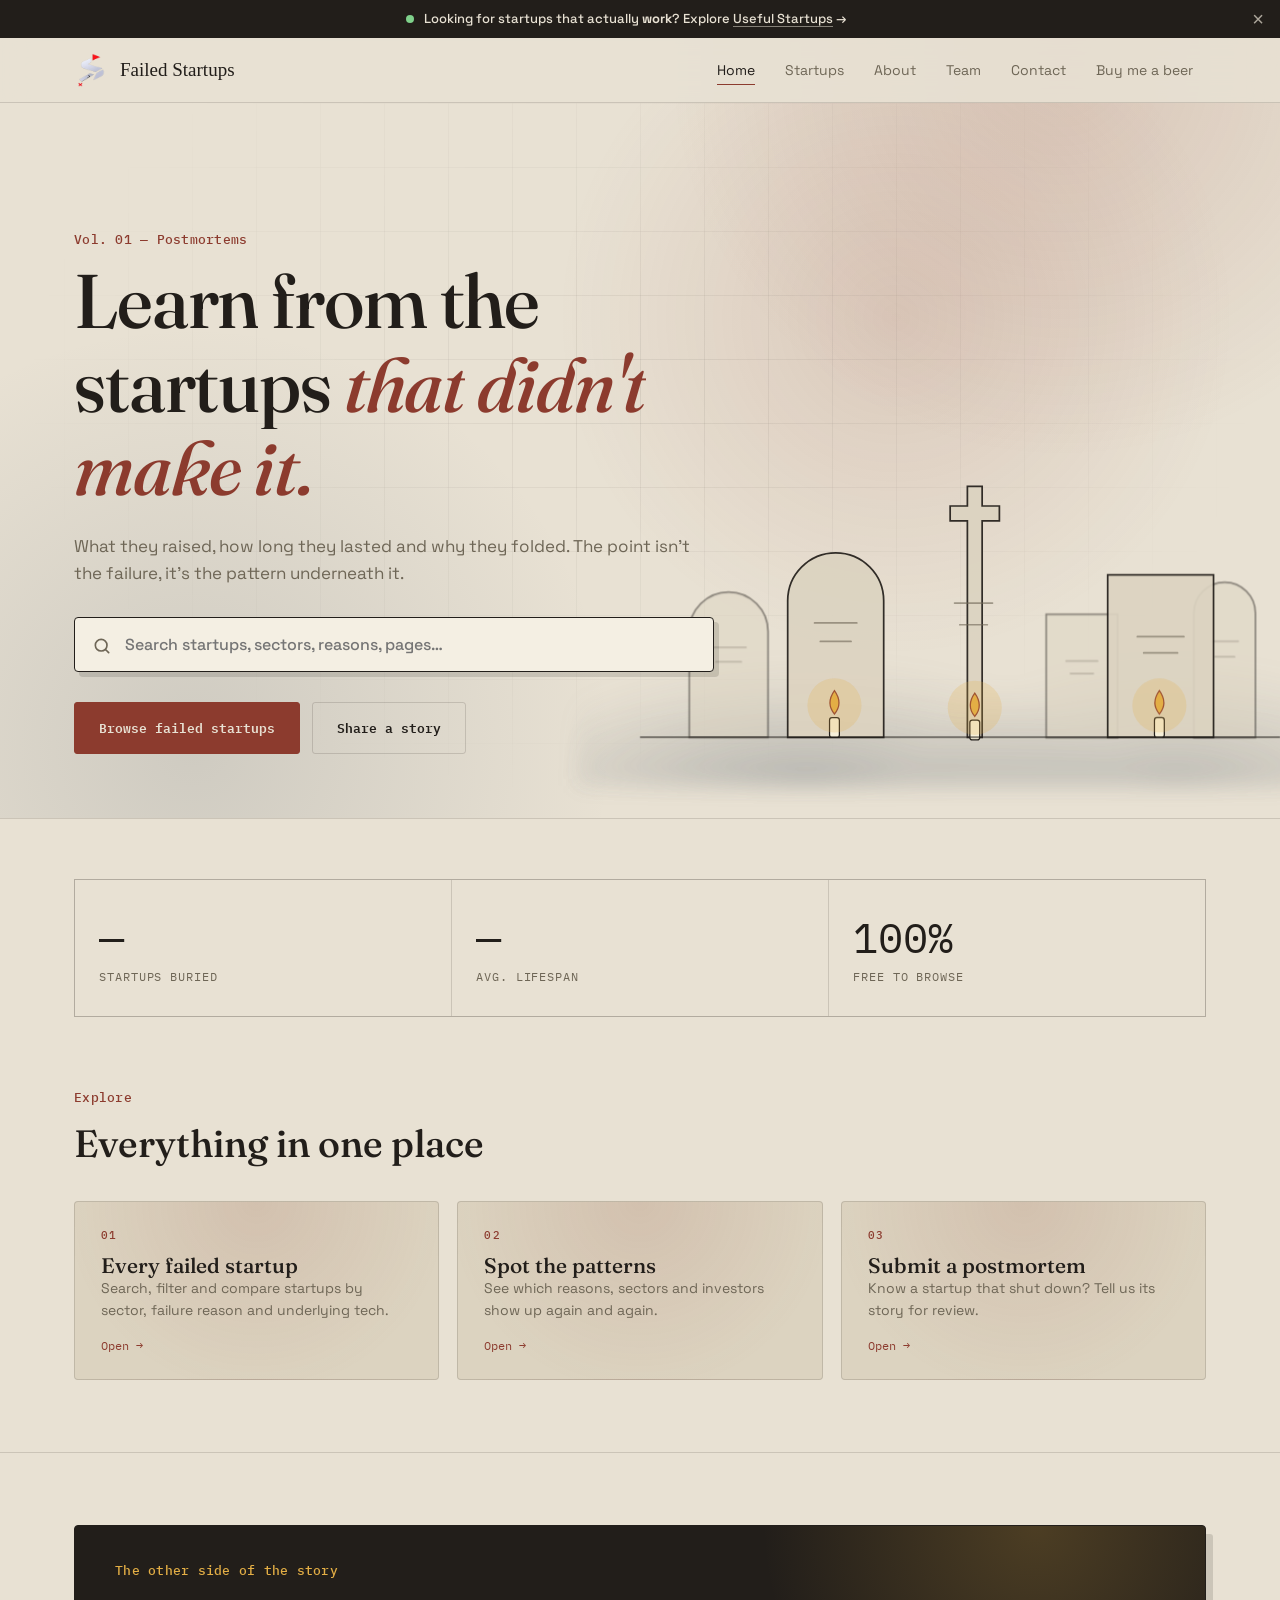
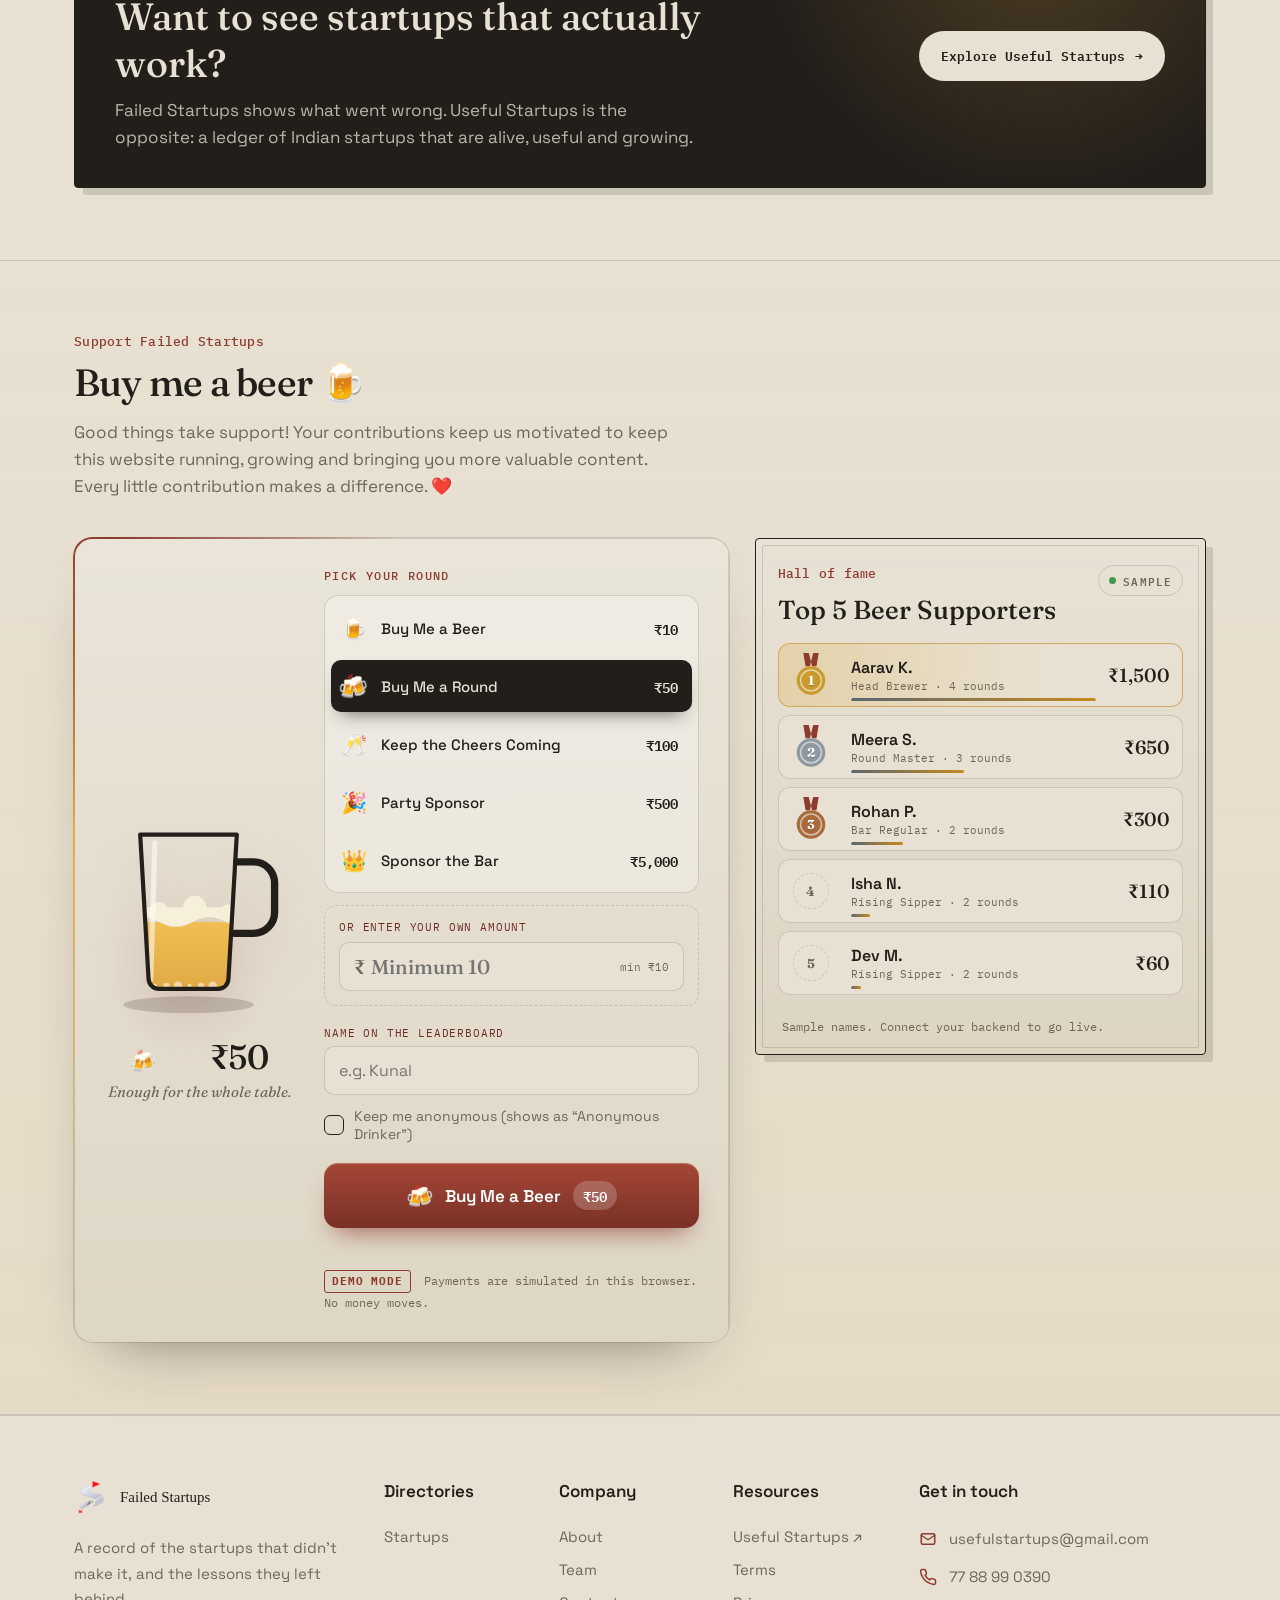
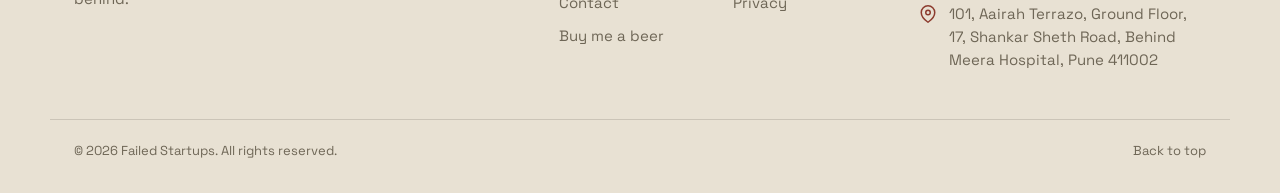
<file: index.html>
<!DOCTYPE html>
<html lang="en">
<head>
<meta charset="UTF-8">
<meta name="viewport" content="width=device-width, initial-scale=1.0">
<title>Failed Startups</title>
<script src="assets/js/preloader.js"></script>
<link rel="stylesheet" href="assets/css/site.css?v=7">
<style>/* critical nav styles: keep the header the right size even before assets/css/site.css arrives */
@view-transition{navigation:none}
.ul-nav{position:sticky;top:0;z-index:200;view-transition-name:none!important}
.ul-nav-in{display:flex;align-items:center;gap:28px;max-width:1180px;margin:0 auto;padding:0 24px;height:64px!important;max-height:64px}
.ul-brand{display:flex;align-items:center;gap:12px;text-decoration:none;color:#221E1A;font:500 19px Georgia,serif}
.ul-mark{display:block;width:34px;height:34px;flex:none}.ul-mark img{display:block;width:34px;height:34px;object-fit:contain}
.ul-links{display:flex;gap:4px;margin-left:auto}.ul-links a{color:#6E6656;text-decoration:none;font-size:14px;padding:8px 13px}
.ul-burger{display:none}.ul-foot-in img,.ul-foot .ul-mark img{width:34px;height:34px}</style>
<script src="assets/js/site.js" defer></script>
</head>
<body data-page="home">
<main id="ul-root"></main>
</body>
</html>
</file>
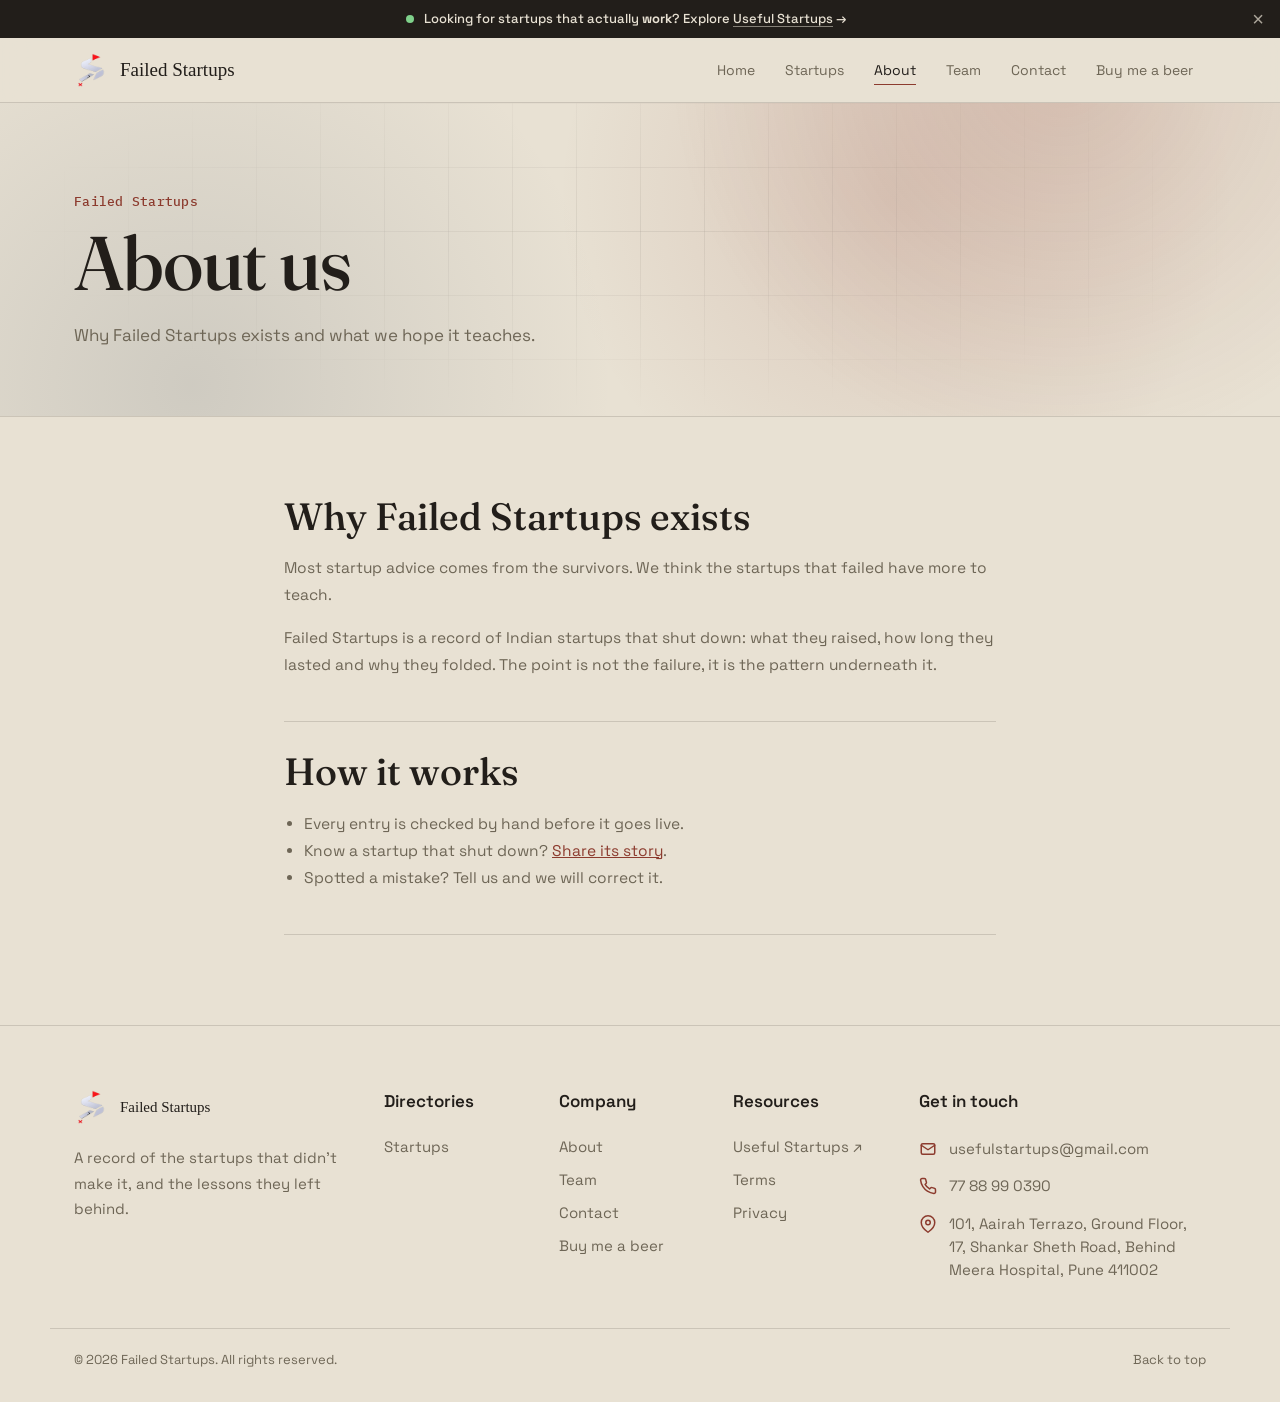
<file: about.html>
<!DOCTYPE html>
<html lang="en">
<head>
<meta charset="UTF-8">
<meta name="viewport" content="width=device-width, initial-scale=1.0">
<title>About</title>
<script src="assets/js/preloader.js"></script>
<link rel="stylesheet" href="assets/css/site.css?v=7">
<style>/* critical nav styles: keep the header the right size even before assets/css/site.css arrives */
@view-transition{navigation:none}
.ul-nav{position:sticky;top:0;z-index:200;view-transition-name:none!important}
.ul-nav-in{display:flex;align-items:center;gap:28px;max-width:1180px;margin:0 auto;padding:0 24px;height:64px!important;max-height:64px}
.ul-brand{display:flex;align-items:center;gap:12px;text-decoration:none;color:#221E1A;font:500 19px Georgia,serif}
.ul-mark{display:block;width:34px;height:34px;flex:none}.ul-mark img{display:block;width:34px;height:34px;object-fit:contain}
.ul-links{display:flex;gap:4px;margin-left:auto}.ul-links a{color:#6E6656;text-decoration:none;font-size:14px;padding:8px 13px}
.ul-burger{display:none}.ul-foot-in img,.ul-foot .ul-mark img{width:34px;height:34px}</style>
<script src="assets/js/site.js" defer></script>
</head>
<body data-page="about">
<main id="ul-root"></main>
</body>
</html>
</file>
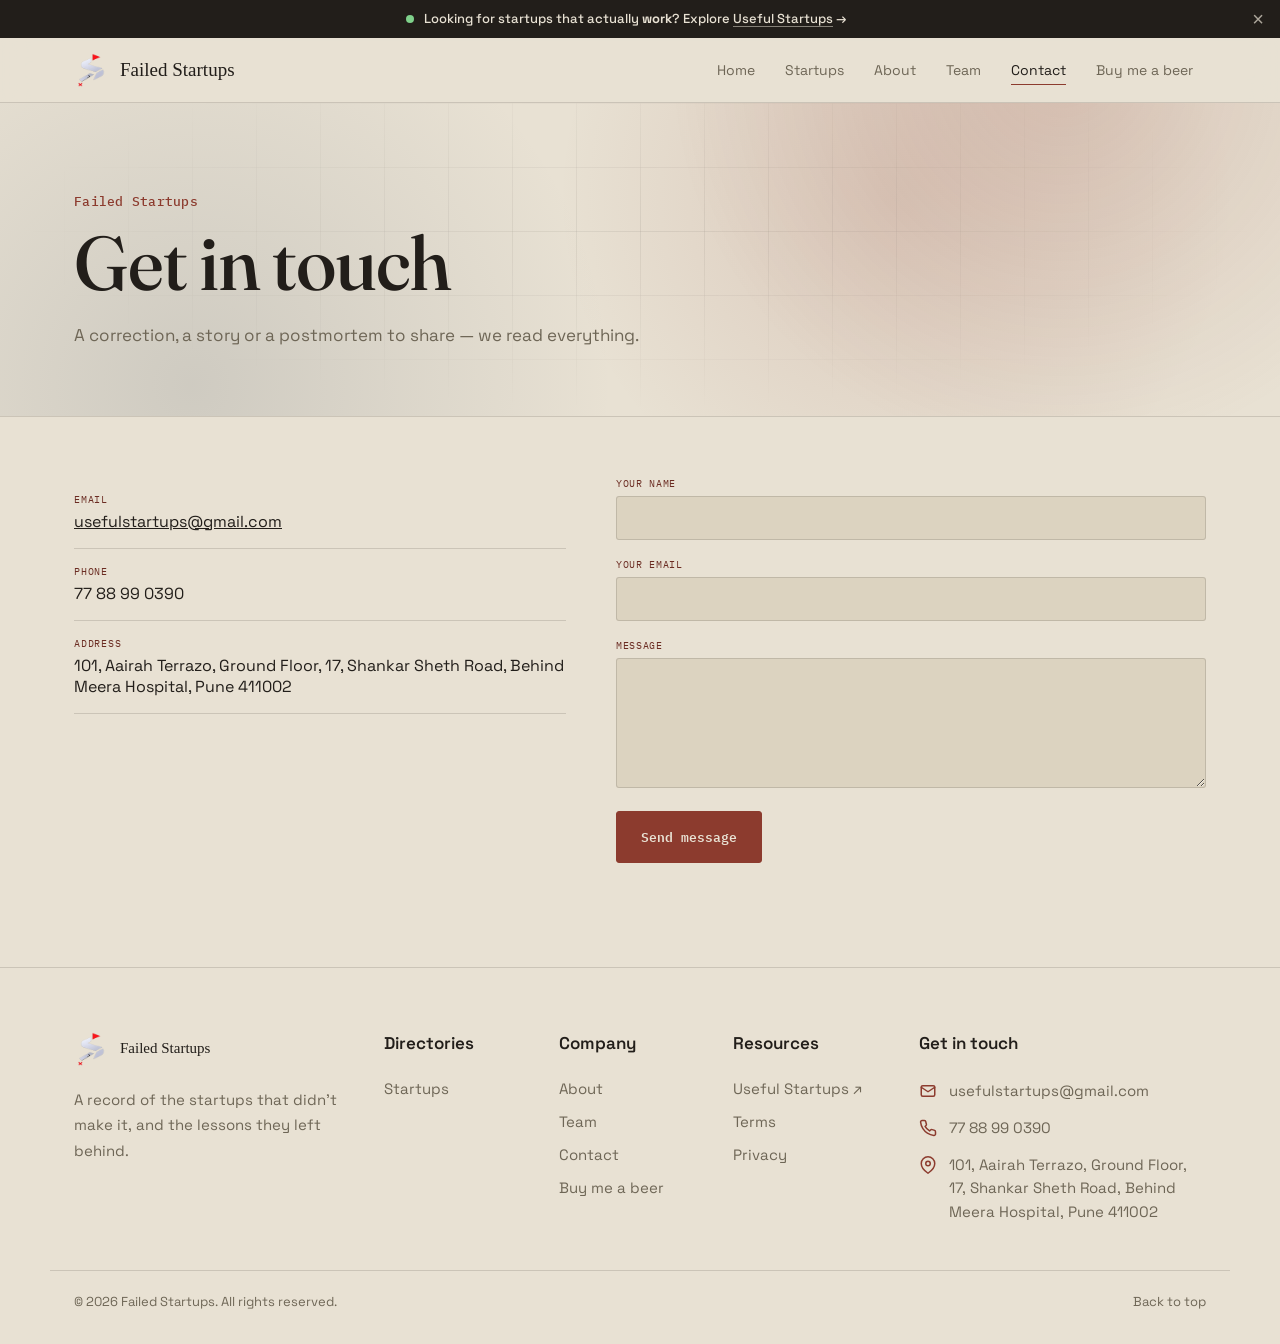
<file: contact.html>
<!DOCTYPE html>
<html lang="en">
<head>
<meta charset="UTF-8">
<meta name="viewport" content="width=device-width, initial-scale=1.0">
<title>Contact</title>
<script src="assets/js/preloader.js"></script>
<link rel="stylesheet" href="assets/css/site.css?v=7">
<style>/* critical nav styles: keep the header the right size even before assets/css/site.css arrives */
@view-transition{navigation:none}
.ul-nav{position:sticky;top:0;z-index:200;view-transition-name:none!important}
.ul-nav-in{display:flex;align-items:center;gap:28px;max-width:1180px;margin:0 auto;padding:0 24px;height:64px!important;max-height:64px}
.ul-brand{display:flex;align-items:center;gap:12px;text-decoration:none;color:#221E1A;font:500 19px Georgia,serif}
.ul-mark{display:block;width:34px;height:34px;flex:none}.ul-mark img{display:block;width:34px;height:34px;object-fit:contain}
.ul-links{display:flex;gap:4px;margin-left:auto}.ul-links a{color:#6E6656;text-decoration:none;font-size:14px;padding:8px 13px}
.ul-burger{display:none}.ul-foot-in img,.ul-foot .ul-mark img{width:34px;height:34px}</style>
<script src="assets/js/site.js" defer></script>
</head>
<body data-page="contact">
<main id="ul-root"></main>
</body>
</html>
</file>
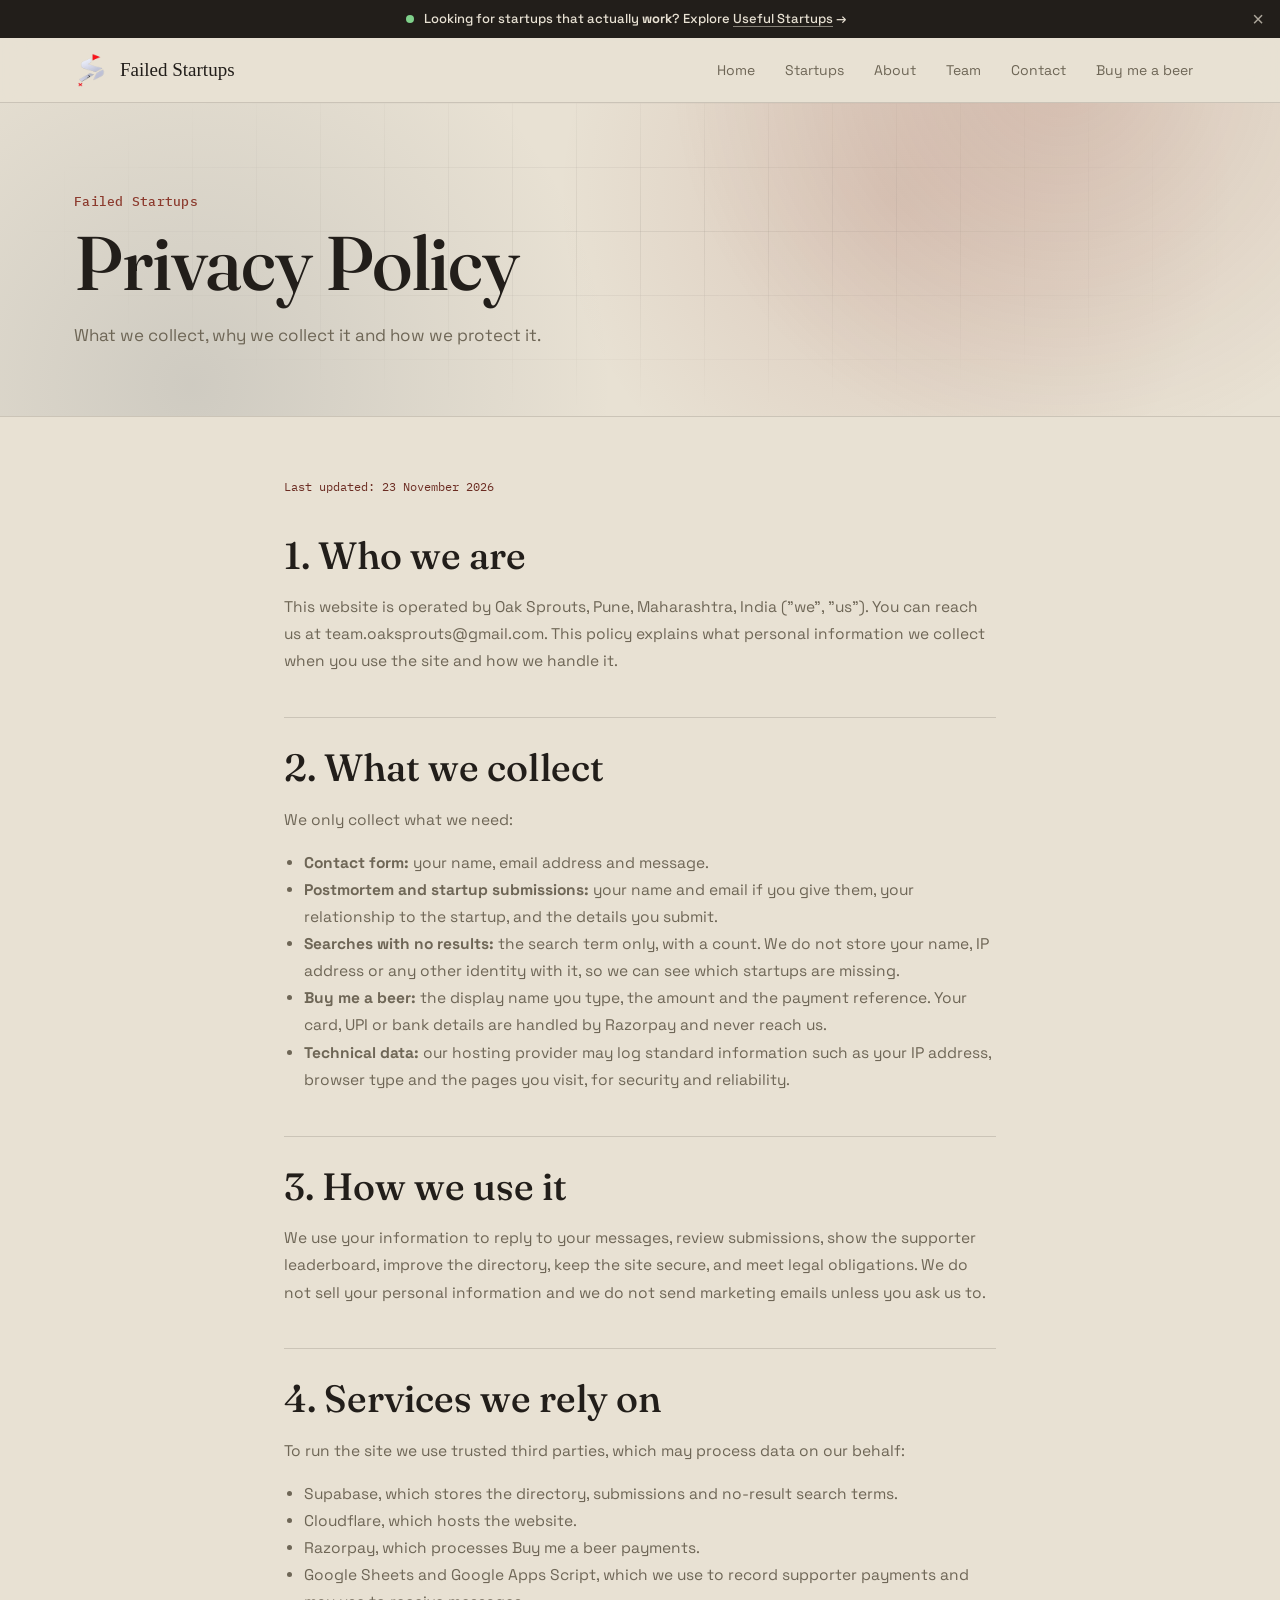
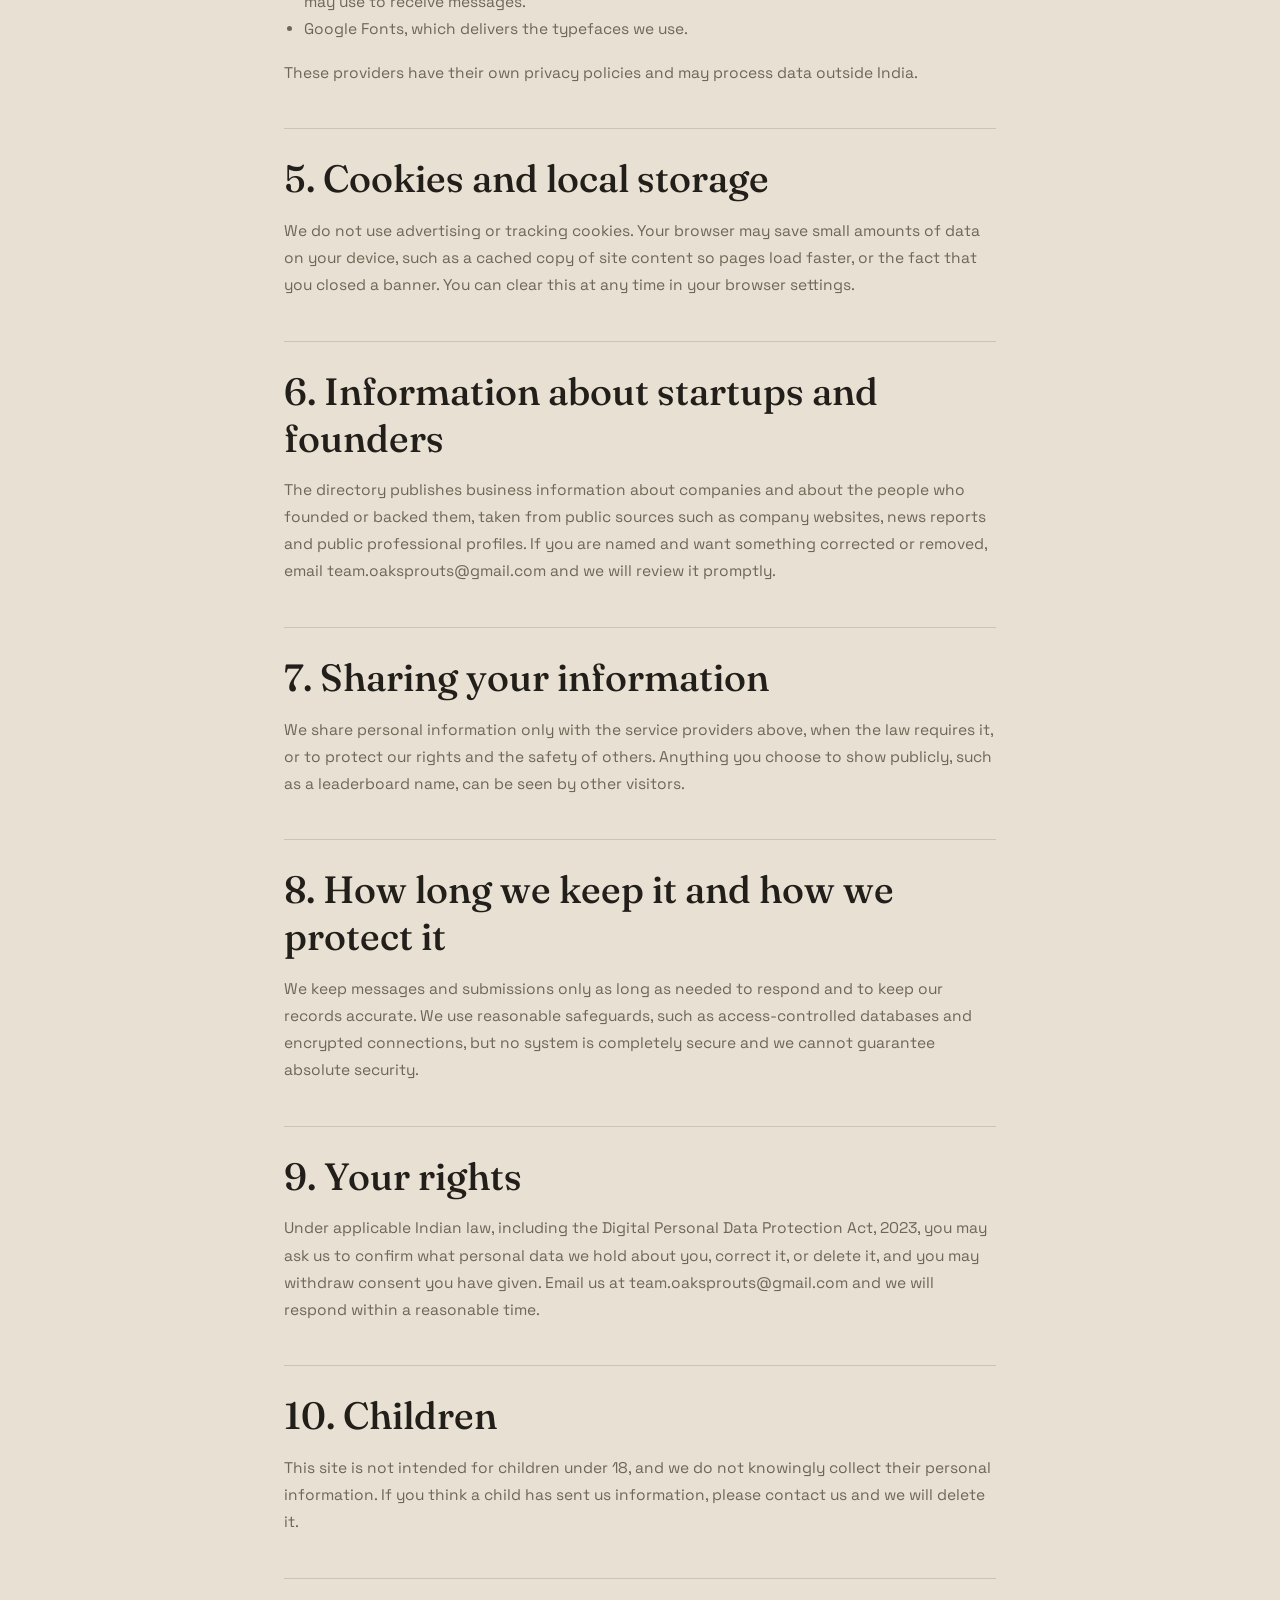
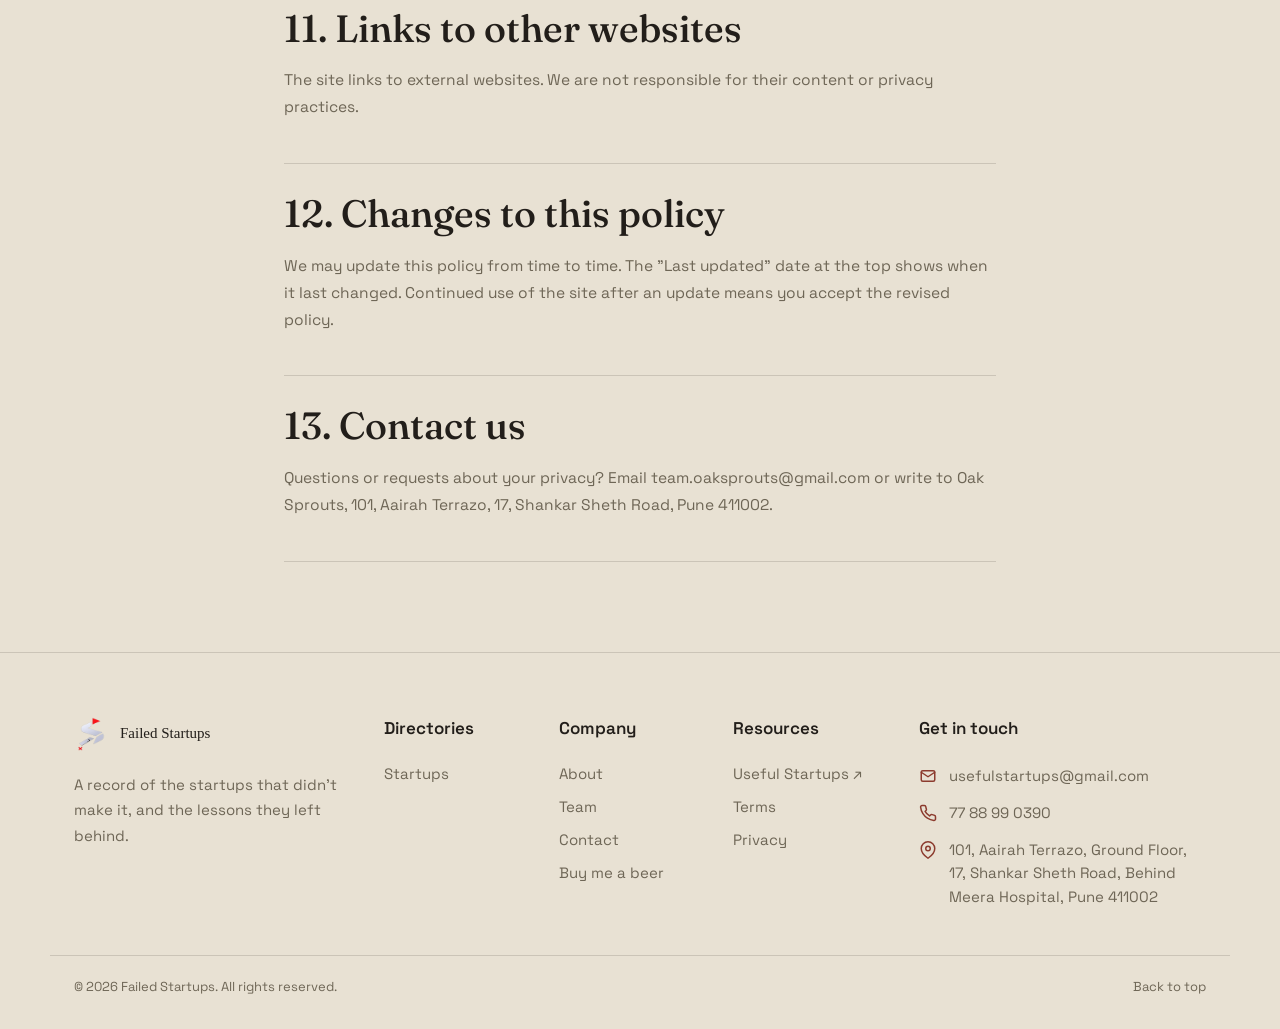
<file: privacy.html>
<!DOCTYPE html>
<html lang="en">
<head>
<meta charset="UTF-8">
<meta name="viewport" content="width=device-width, initial-scale=1.0">
<title>Privacy Policy</title>
<script src="assets/js/preloader.js"></script>
<link rel="stylesheet" href="assets/css/site.css?v=7">
<style>/* critical nav styles: keep the header the right size even before assets/css/site.css arrives */
@view-transition{navigation:none}
.ul-nav{position:sticky;top:0;z-index:200;view-transition-name:none!important}
.ul-nav-in{display:flex;align-items:center;gap:28px;max-width:1180px;margin:0 auto;padding:0 24px;height:64px!important;max-height:64px}
.ul-brand{display:flex;align-items:center;gap:12px;text-decoration:none;color:#221E1A;font:500 19px Georgia,serif}
.ul-mark{display:block;width:34px;height:34px;flex:none}.ul-mark img{display:block;width:34px;height:34px;object-fit:contain}
.ul-links{display:flex;gap:4px;margin-left:auto}.ul-links a{color:#6E6656;text-decoration:none;font-size:14px;padding:8px 13px}
.ul-burger{display:none}.ul-foot-in img,.ul-foot .ul-mark img{width:34px;height:34px}</style>
<script src="assets/js/site.js" defer></script>
</head>
<body data-page="privacy">
<main id="ul-root"></main>
</body>
</html>
</file>
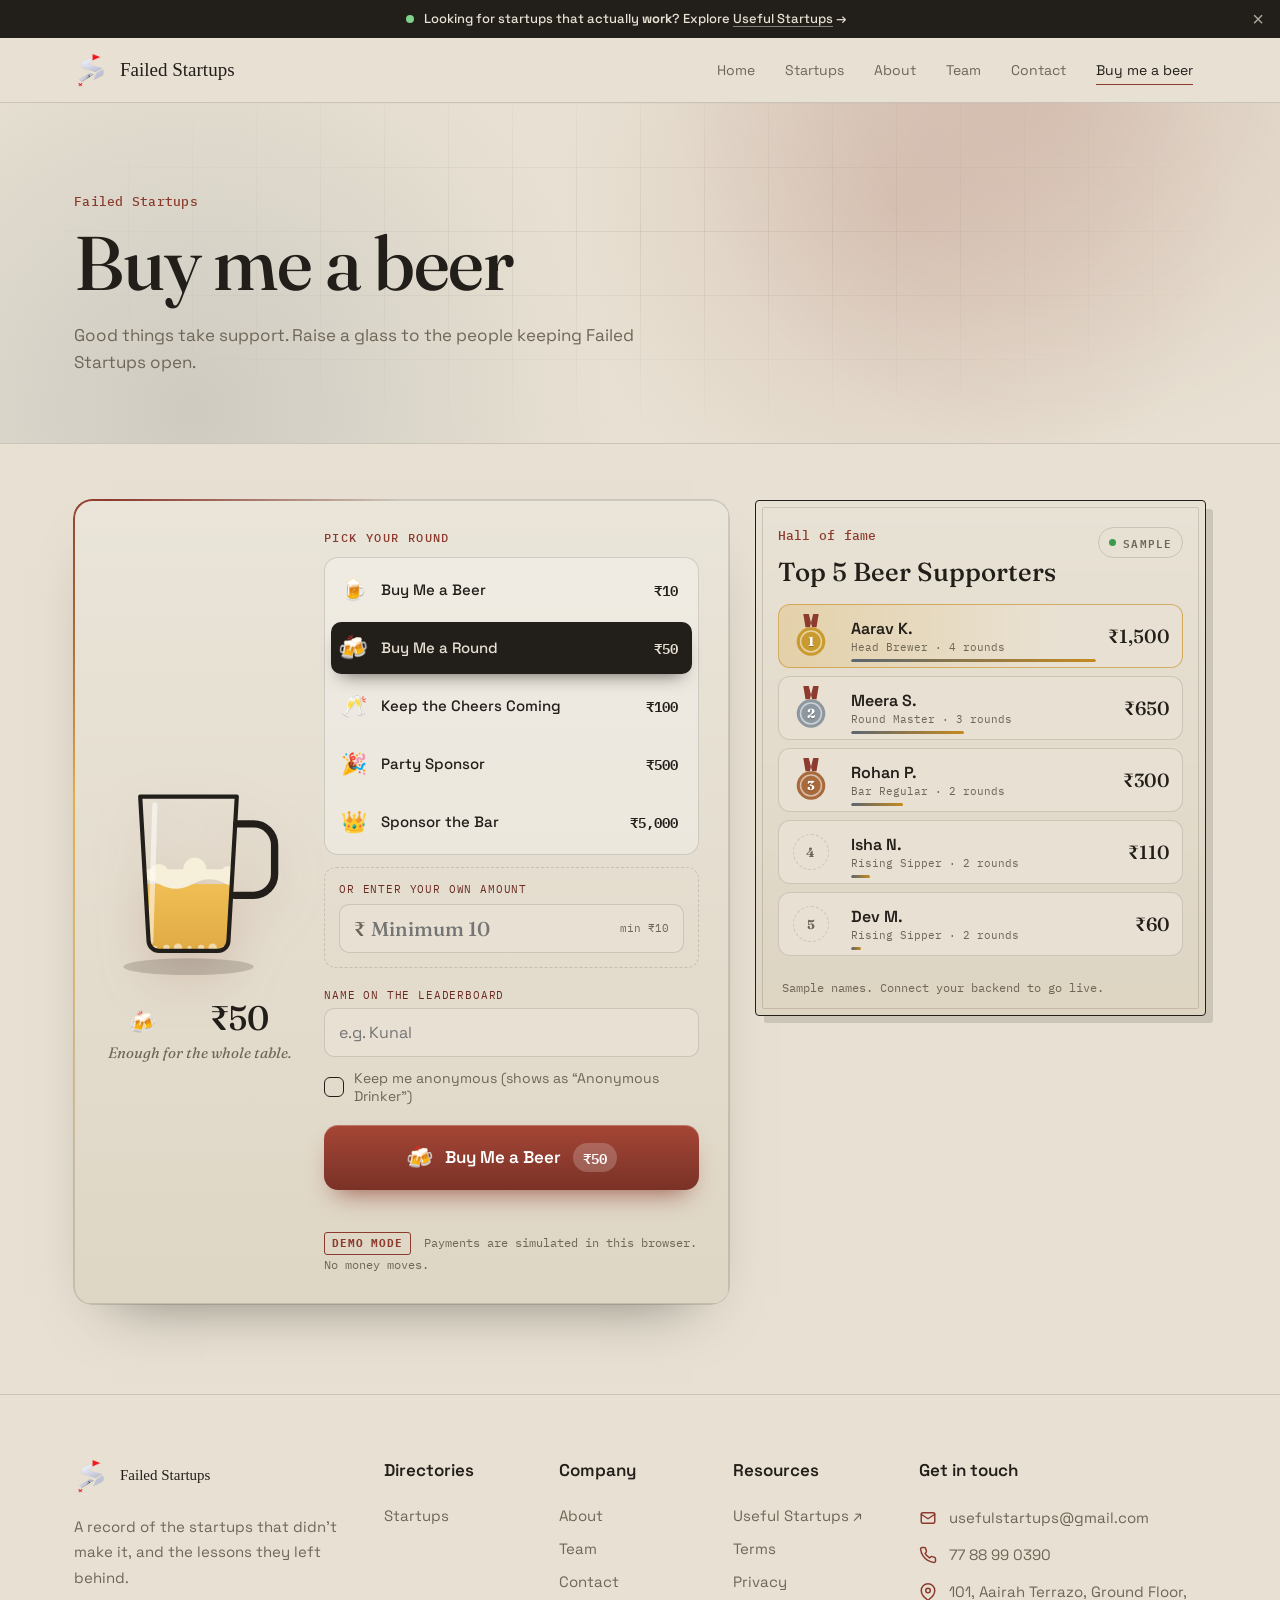
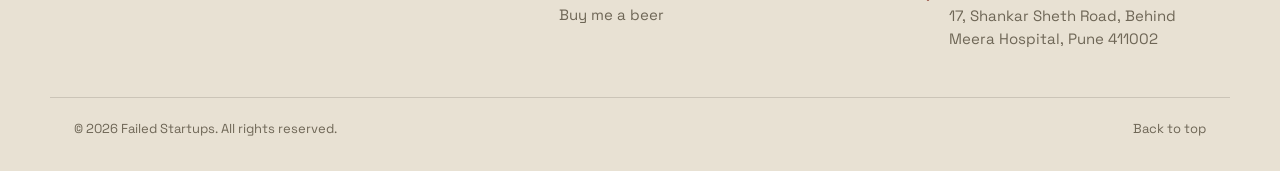
<file: support.html>
<!DOCTYPE html>
<html lang="en">
<head>
<meta charset="UTF-8">
<meta name="viewport" content="width=device-width, initial-scale=1.0">
<title>Buy me a beer</title>
<script src="assets/js/preloader.js"></script>
<link rel="stylesheet" href="assets/css/site.css?v=7">
<style>/* critical nav styles: keep the header the right size even before assets/css/site.css arrives */
@view-transition{navigation:none}
.ul-nav{position:sticky;top:0;z-index:200;view-transition-name:none!important}
.ul-nav-in{display:flex;align-items:center;gap:28px;max-width:1180px;margin:0 auto;padding:0 24px;height:64px!important;max-height:64px}
.ul-brand{display:flex;align-items:center;gap:12px;text-decoration:none;color:#221E1A;font:500 19px Georgia,serif}
.ul-mark{display:block;width:34px;height:34px;flex:none}.ul-mark img{display:block;width:34px;height:34px;object-fit:contain}
.ul-links{display:flex;gap:4px;margin-left:auto}.ul-links a{color:#6E6656;text-decoration:none;font-size:14px;padding:8px 13px}
.ul-burger{display:none}.ul-foot-in img,.ul-foot .ul-mark img{width:34px;height:34px}</style>
<script src="assets/js/site.js" defer></script>
</head>
<body data-page="support">
<main id="ul-root"></main>
</body>
</html>
</file>
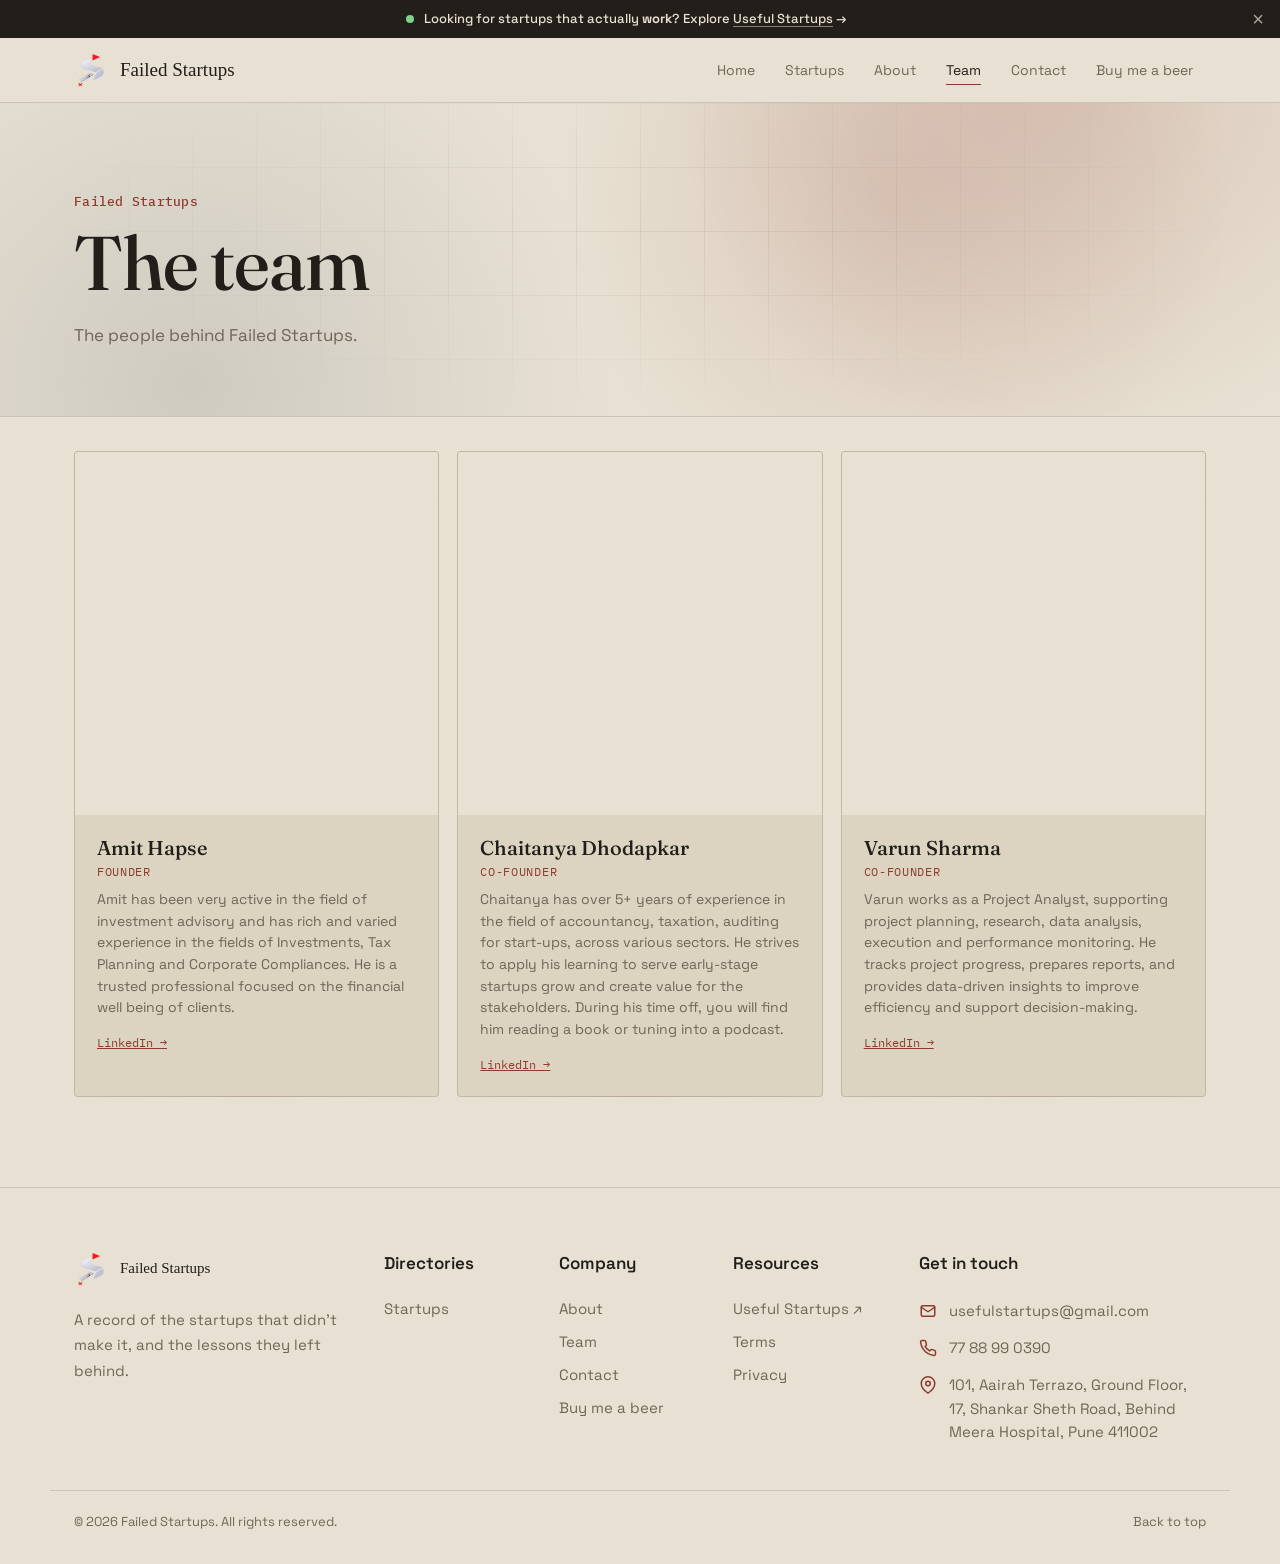
<file: team.html>
<!DOCTYPE html>
<html lang="en">
<head>
<meta charset="UTF-8">
<meta name="viewport" content="width=device-width, initial-scale=1.0">
<title>Team</title>
<script src="assets/js/preloader.js"></script>
<link rel="stylesheet" href="assets/css/site.css?v=7">
<style>/* critical nav styles: keep the header the right size even before assets/css/site.css arrives */
@view-transition{navigation:none}
.ul-nav{position:sticky;top:0;z-index:200;view-transition-name:none!important}
.ul-nav-in{display:flex;align-items:center;gap:28px;max-width:1180px;margin:0 auto;padding:0 24px;height:64px!important;max-height:64px}
.ul-brand{display:flex;align-items:center;gap:12px;text-decoration:none;color:#221E1A;font:500 19px Georgia,serif}
.ul-mark{display:block;width:34px;height:34px;flex:none}.ul-mark img{display:block;width:34px;height:34px;object-fit:contain}
.ul-links{display:flex;gap:4px;margin-left:auto}.ul-links a{color:#6E6656;text-decoration:none;font-size:14px;padding:8px 13px}
.ul-burger{display:none}.ul-foot-in img,.ul-foot .ul-mark img{width:34px;height:34px}</style>
<script src="assets/js/site.js" defer></script>
</head>
<body data-page="team">
<main id="ul-root"></main>
</body>
</html>
</file>
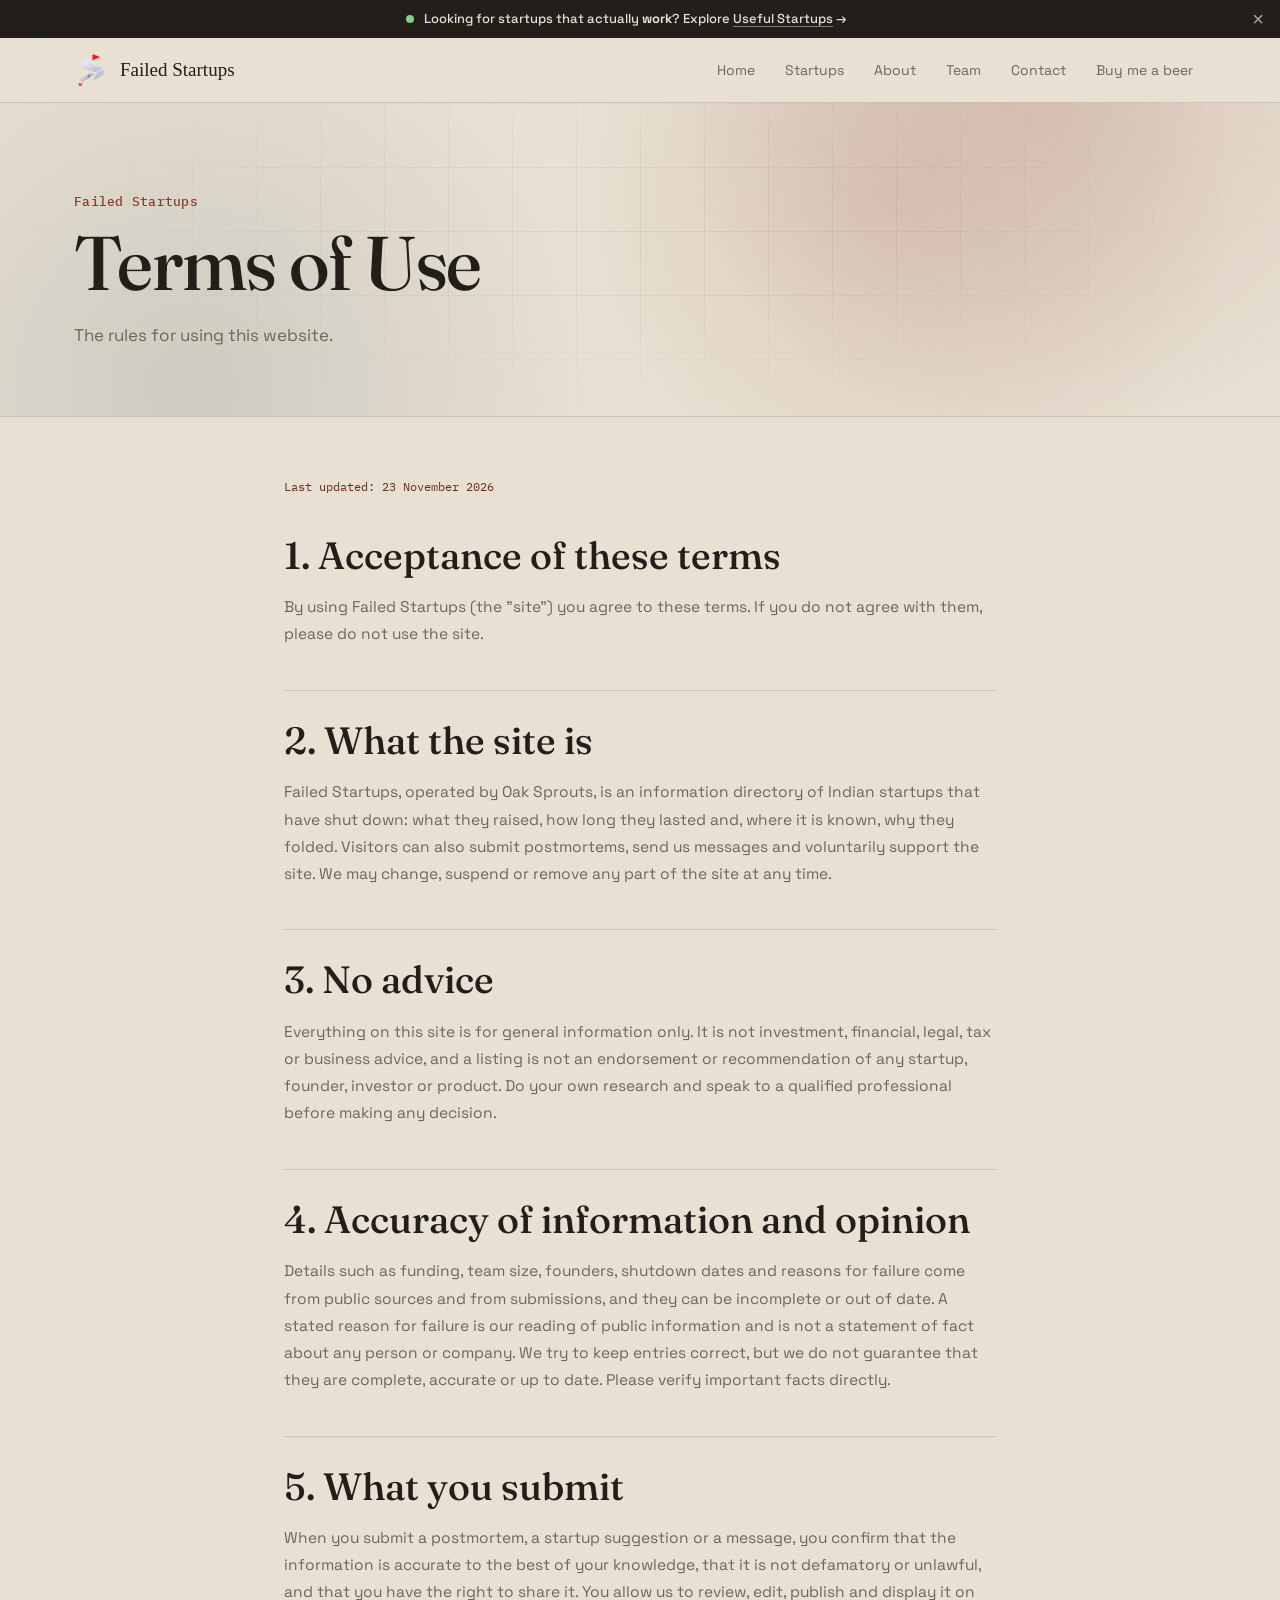
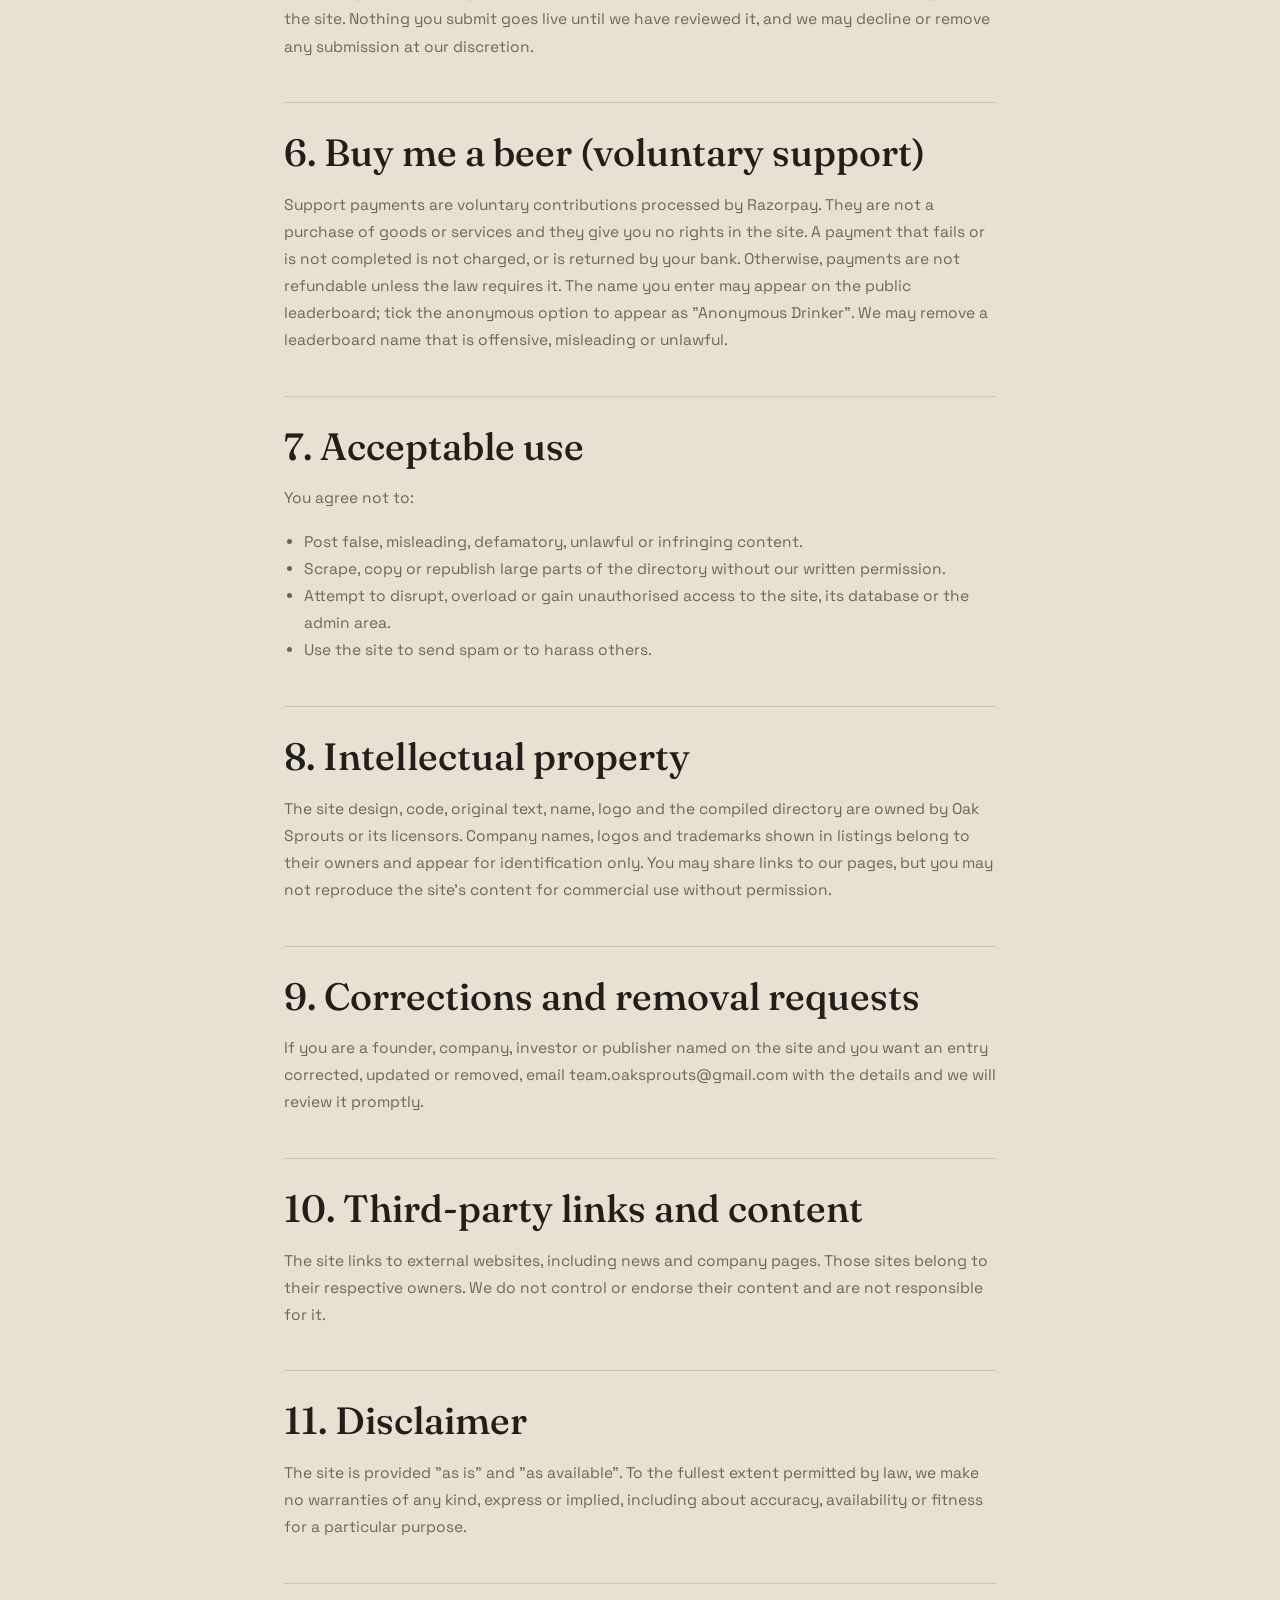
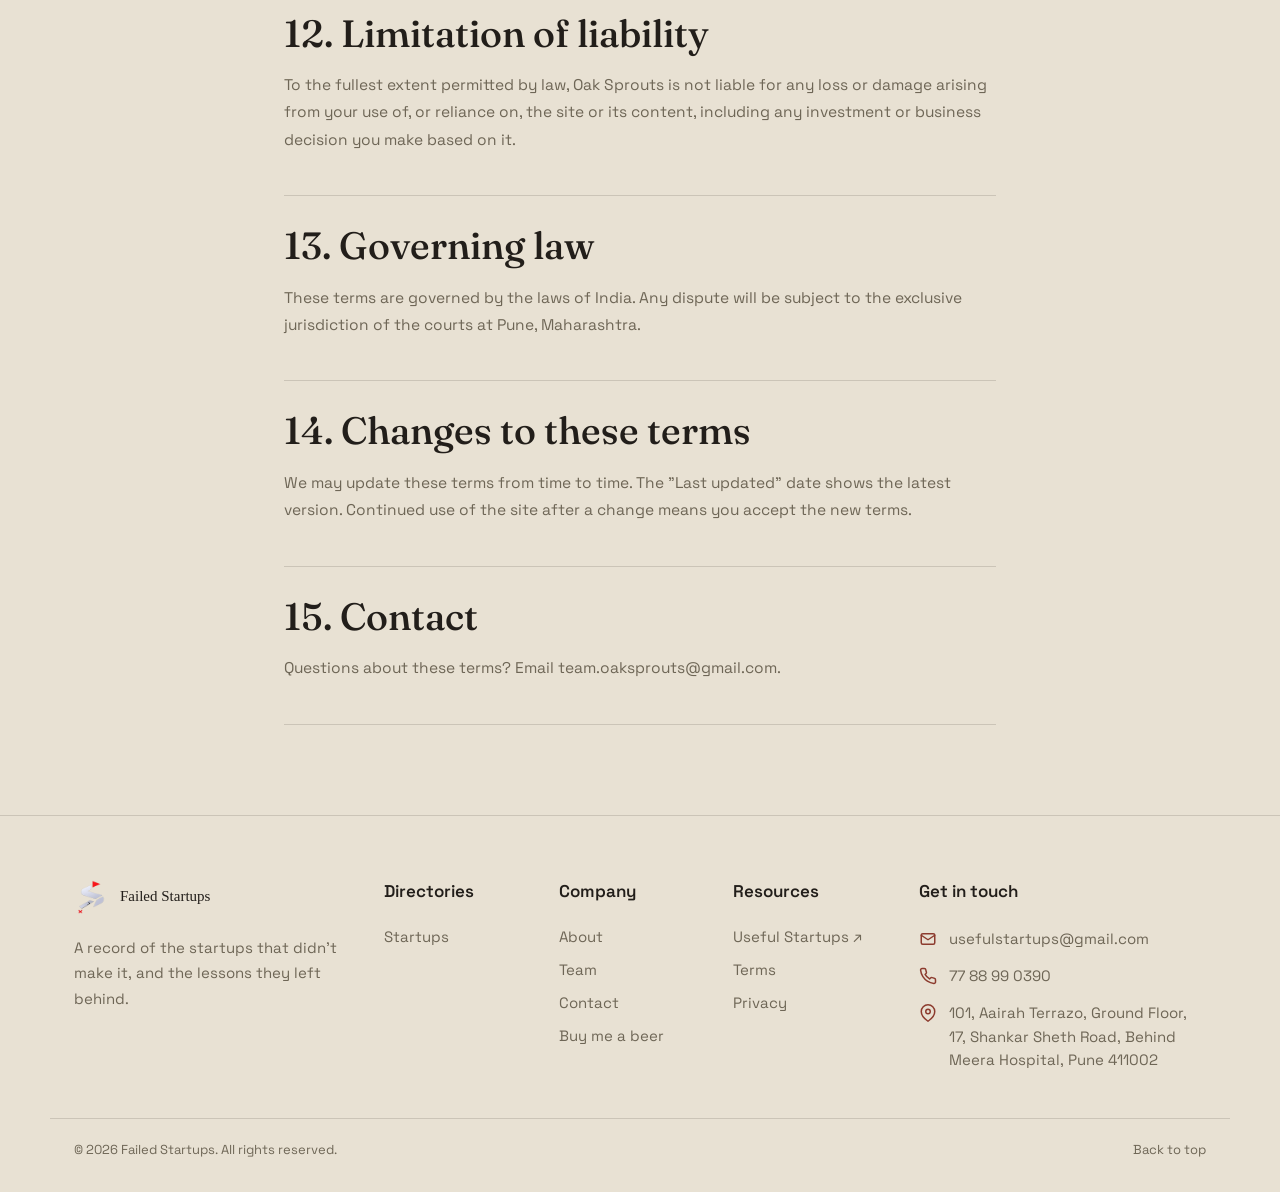
<file: terms.html>
<!DOCTYPE html>
<html lang="en">
<head>
<meta charset="UTF-8">
<meta name="viewport" content="width=device-width, initial-scale=1.0">
<title>Terms of Use</title>
<script src="assets/js/preloader.js"></script>
<link rel="stylesheet" href="assets/css/site.css?v=7">
<style>/* critical nav styles: keep the header the right size even before assets/css/site.css arrives */
@view-transition{navigation:none}
.ul-nav{position:sticky;top:0;z-index:200;view-transition-name:none!important}
.ul-nav-in{display:flex;align-items:center;gap:28px;max-width:1180px;margin:0 auto;padding:0 24px;height:64px!important;max-height:64px}
.ul-brand{display:flex;align-items:center;gap:12px;text-decoration:none;color:#221E1A;font:500 19px Georgia,serif}
.ul-mark{display:block;width:34px;height:34px;flex:none}.ul-mark img{display:block;width:34px;height:34px;object-fit:contain}
.ul-links{display:flex;gap:4px;margin-left:auto}.ul-links a{color:#6E6656;text-decoration:none;font-size:14px;padding:8px 13px}
.ul-burger{display:none}.ul-foot-in img,.ul-foot .ul-mark img{width:34px;height:34px}</style>
<script src="assets/js/site.js" defer></script>
</head>
<body data-page="terms">
<main id="ul-root"></main>
</body>
</html>
</file>
<file: assets/css/site.css>
:root{--ul-nav-h:64px}
.ul-nav,.ul-foot,body.ul-page{--ink:#E8E1D3;--ink2:#DCD3C0;--paper:#221E1A;--dim:#6E6656;--gold:#8C3B2E;--gold2:#6b2c22;--teal:#5B6670;--rule:rgba(34,30,26,.15);--serif:'Fraunces',serif;--sans:'Space Grotesk',sans-serif;--mono:'IBM Plex Mono',monospace}
.ul-nav *,.ul-foot *,body.ul-page *{box-sizing:border-box}
body.ul-page{margin:0;background:var(--ink);color:var(--paper);font-family:var(--sans);-webkit-font-smoothing:antialiased}
body.ul-page ::selection{background:var(--gold);color:var(--ink)}
/* nav */
.ul-nav{position:sticky;top:0;z-index:200;background:rgba(232,225,211,.88);backdrop-filter:blur(14px);-webkit-backdrop-filter:blur(14px);border-bottom:1px solid var(--rule);font-family:var(--sans);color:var(--paper)}
.ul-nav-in{max-width:1180px;margin:0 auto;padding:0 24px;height:64px;max-height:64px;display:flex;align-items:center;gap:28px}
.ul-brand{display:flex;align-items:center;gap:10px;color:var(--paper);text-decoration:none;font:500 19px var(--serif)}
.ul-mark{width:30px;height:30px;border:1px solid var(--gold);color:var(--gold);display:grid;place-items:center;border-radius:3px;font:500 15px var(--serif);overflow:hidden}
.ul-mark img{width:100%;height:100%;object-fit:contain}
.ul-links{display:flex;gap:4px;margin-left:auto}
.ul-links a{position:relative;color:var(--dim);text-decoration:none;font-size:14px;padding:8px 13px;transition:color .2s}
.ul-links a:hover,.ul-links a.on{color:var(--paper)}
.ul-links a::after{content:"";position:absolute;left:13px;right:13px;bottom:2px;height:1px;background:var(--gold);transform:scaleX(0);transition:transform .3s}
.ul-links a:hover::after,.ul-links a.on::after{transform:scaleX(1)}
.ul-burger{display:none;margin-left:auto;background:none;border:1px solid var(--rule);color:var(--paper);width:40px;height:36px;border-radius:3px;font-size:18px;cursor:pointer}
@media(max-width:760px){.ul-burger{display:block}.ul-links{display:none;position:absolute;top:var(--ul-nav-h);left:0;right:0;flex-direction:column;background:var(--ink);padding:10px 24px 18px;border-bottom:1px solid var(--rule);margin:0}.ul-links.open{display:flex}}
/* footer */
.ul-foot{background:var(--ink);color:var(--paper);border-top:1px solid var(--rule);font-family:var(--sans)}
.ul-foot-in{max-width:1180px;margin:0 auto;padding:64px 24px 40px;display:grid;grid-template-columns:1.3fr 2.4fr 1.4fr;gap:44px}
.ul-foot h4{font:600 17px var(--sans);color:var(--paper);margin:0 0 18px;letter-spacing:0}
.ul-foot p{color:var(--dim);font-size:15px;line-height:1.7;margin:16px 0 0;max-width:340px}
.ul-foot a{display:block;color:var(--dim);text-decoration:none;font-size:15px;padding:7px 0;transition:color .2s,transform .2s}
.ul-foot a:hover{color:var(--gold)}
.ul-foot .ul-brand{display:inline-flex;padding:0;color:var(--paper)}
.ul-groups{display:grid;grid-template-columns:repeat(auto-fit,minmax(130px,1fr));gap:32px}
.ul-socs{display:flex;flex-wrap:wrap;gap:12px;margin-top:26px}
.ul-foot a.ul-soc{display:grid;place-items:center;width:44px;height:44px;border-radius:50%;border:1px solid var(--rule);background:var(--ink2);color:var(--paper);padding:0;transition:background .2s,color .2s,transform .2s,border-color .2s}
.ul-foot a.ul-soc:hover{background:var(--gold);color:var(--ink);border-color:var(--gold);transform:translateY(-3px)}
.ul-soc svg{width:18px;height:18px}
.ul-foot .ul-ct,.ul-foot a.ul-ct{display:flex;gap:12px;align-items:flex-start;color:var(--dim);font-size:15px;line-height:1.55;padding:7px 0}
.ul-ct i{flex:0 0 18px;width:18px;height:18px;margin-top:3px;color:var(--gold)}
.ul-ct svg{width:18px;height:18px;display:block}
.ul-ct span{min-width:0;overflow-wrap:anywhere}
.ul-foot a.ul-ct:hover{color:var(--gold)}
.ul-copy{max-width:1180px;margin:0 auto;padding:22px 24px 34px;border-top:1px solid var(--rule);font:13px var(--sans);color:var(--dim);display:flex;justify-content:space-between;gap:10px;flex-wrap:wrap;align-items:center}
.ul-copy a{color:var(--dim);text-decoration:none;font-size:13px;padding:0}
@media(max-width:900px){.ul-foot-in{grid-template-columns:1fr 1fr}.ul-fb{grid-column:1/-1}.ul-groups{grid-column:1/-1}}
@media(max-width:560px){.ul-foot-in{grid-template-columns:1fr}}
/* layout */
.ul-wrap{max-width:1180px;margin:0 auto;padding:0 24px}
.ul-sec{padding:72px 0;border-bottom:1px solid var(--rule)}
.ul-eyebrow{font:500 11.5px var(--mono);letter-spacing:.14em;text-transform:uppercase;color:var(--gold);margin-bottom:14px}
body.ul-page h1,body.ul-page h2,body.ul-page h3{font-family:var(--serif);font-weight:500;margin:0}
body.ul-page h1{font-size:clamp(38px,6.4vw,76px);line-height:1.02;letter-spacing:-.015em;margin-bottom:20px}
body.ul-page h1 em{font-style:italic;color:var(--gold)}
body.ul-page h2{font-size:clamp(26px,3.4vw,38px);margin-bottom:10px}
.ul-lead{color:var(--dim);font-size:17px;line-height:1.6;max-width:620px}
.ul-btn{display:inline-block;background:var(--gold);color:var(--ink);text-decoration:none;font:600 13px var(--mono);padding:14px 24px;border-radius:3px;border:1px solid var(--gold);cursor:pointer;transition:transform .2s,background .2s}
.ul-btn:hover{background:#6b2c22;border-color:#6b2c22;transform:translateY(-2px)}
.ul-btn.ghost{background:transparent;color:var(--paper);border-color:var(--rule)}
.ul-btn.ghost:hover{border-color:var(--gold);color:var(--gold)}
.ul-cta{display:flex;gap:12px;flex-wrap:wrap;margin-top:30px}
/* hero */
.ul-hero{position:relative;overflow:hidden;padding:110px 0 90px;border-bottom:1px solid var(--rule)}
.ul-hero .ul-wrap{position:relative;z-index:2}
.ul-aurora{position:absolute;inset:0;z-index:0;pointer-events:none;background:radial-gradient(520px circle at var(--mx,70%) var(--my,30%),rgba(140,59,46,.14),transparent 65%),radial-gradient(700px circle at 15% 90%,rgba(91,102,112,.18),transparent 60%);-webkit-mask-image:none}
.ul-aurora::after{content:"";position:absolute;inset:0;background-image:linear-gradient(var(--rule) 1px,transparent 1px),linear-gradient(90deg,var(--rule) 1px,transparent 1px);background-size:64px 64px;-webkit-mask-image:radial-gradient(ellipse at 50% 40%,#000,transparent 70%);mask-image:radial-gradient(ellipse at 50% 40%,#000,transparent 70%);opacity:.5}
/* stats */
.ul-stats{display:grid;grid-template-columns:repeat(auto-fit,minmax(170px,1fr));gap:1px;background:var(--rule);border:1px solid var(--rule)}
.ul-stat{background:var(--ink);padding:30px 24px}
.ul-stat b{display:block;font:500 clamp(28px,4vw,42px) var(--mono);color:var(--paper)}
.ul-stat span{font:11.5px var(--mono);color:var(--dim);text-transform:uppercase;letter-spacing:.08em}
/* cards */
.ul-grid{display:grid;grid-template-columns:repeat(auto-fill,minmax(280px,1fr));gap:18px;margin-top:34px}
.ul-card{position:relative;display:block;color:var(--paper);text-decoration:none;padding:26px;border:1px solid var(--rule);border-radius:4px;background:radial-gradient(320px circle at var(--mx,50%) var(--my,0%),rgba(140,59,46,.12),transparent 60%),var(--ink2);transition:transform .25s,border-color .25s}
a.ul-card:hover,.ul-card.tilt:hover{transform:translateY(-4px);border-color:var(--gold2)}
.ul-card h3{font-size:21px;margin-bottom:8px}
.ul-card p{margin:0;color:var(--dim);font-size:14px;line-height:1.55}
.ul-card .ul-meta{font:11px var(--mono);color:var(--teal);margin-bottom:10px;display:block;text-transform:uppercase;letter-spacing:.06em}
.ul-card .ul-more{display:block;margin-top:16px;font:12px var(--mono);color:var(--gold)}
.ul-head{display:flex;justify-content:space-between;align-items:flex-end;gap:16px;flex-wrap:wrap}
.ul-link{font:12.5px var(--mono);color:var(--gold);text-decoration:none}
.ul-link:hover{text-decoration:underline}
/* text pages */
.ul-pagehead{padding:90px 0 50px;border-bottom:1px solid var(--rule);position:relative;overflow:hidden}
.ul-pagehead .ul-wrap{position:relative;z-index:2}
.ul-doc{max-width:760px;padding:50px 24px 90px;margin:0 auto}
.ul-doc section{padding:26px 0;border-bottom:1px solid var(--rule)}
.ul-doc h2{font-size:25px}
.ul-doc p,.ul-doc li{color:var(--dim);font-size:15.5px;line-height:1.75}
.ul-doc ul{padding-left:20px}
.ul-doc a,.ul-card p a{color:var(--gold)}
.ul-doc h3{font-size:18px;margin:14px 0 4px}
/* team */
.ul-team .ul-card{text-align:left;padding:0;overflow:hidden}
.ul-photo{aspect-ratio:1/1;background:var(--ink);display:grid;place-items:center;font:500 54px var(--serif);color:var(--gold);overflow:hidden}
.ul-photo img{width:100%;height:100%;object-fit:cover;filter:grayscale(.35);transition:filter .4s,transform .6s}
.ul-card:hover .ul-photo img{filter:none;transform:scale(1.04)}
.ul-team .ul-body{padding:20px 22px 24px}
.ul-team .ul-body h3{font-size:20px}
.ul-role{font:11.5px var(--mono);color:var(--gold);margin:4px 0 10px;text-transform:uppercase;letter-spacing:.06em}
/* contact */
.ul-contact{display:grid;grid-template-columns:1fr 1.2fr;gap:50px;padding:60px 0 90px}
@media(max-width:800px){.ul-contact{grid-template-columns:1fr}}
.ul-info div{padding:16px 0;border-bottom:1px solid var(--rule)}
.ul-info label{display:block;font:10px var(--mono);letter-spacing:.08em;text-transform:uppercase;color:var(--gold2);margin-bottom:5px}
.ul-info a{color:var(--paper)}
.ul-form label{display:block;font:10px var(--mono);letter-spacing:.07em;text-transform:uppercase;color:var(--gold2);margin:0 0 6px}
.ul-form input,.ul-form textarea{width:100%;background:var(--ink2);border:1px solid var(--rule);color:var(--paper);font:14px var(--sans);padding:12px;border-radius:3px;margin-bottom:18px;outline:none}
.ul-form input:focus,.ul-form textarea:focus{border-color:var(--gold)}
.ul-form textarea{min-height:130px;resize:vertical}
.ul-hp{position:absolute;left:-9999px}
.ul-status{margin-top:14px;font:13px var(--mono)}
/* reveal */
.rv{opacity:0;transform:translateY(20px);transition:opacity .7s ease,transform .7s ease}
.rv.in{opacity:1;transform:none}
@media(prefers-reduced-motion:reduce){.rv{opacity:1;transform:none;transition:none}}

/* ===== v2 redesign layer ===== */
.ul-nav{transition:background-color .25s,border-color .25s}
.ul-nav.scrolled{background:rgba(232,225,211,.96);border-bottom-color:rgba(140,59,46,.3)}
.ul-eyebrow{text-transform:none;letter-spacing:.02em;font-size:13px}
.ul-btn{transition:transform .18s cubic-bezier(.2,.8,.2,1),background-color .18s,border-color .18s,color .18s}
.ul-btn:active{transform:scale(.97)}
.ul-card{transition:transform .2s cubic-bezier(.2,.8,.2,1),border-color .2s}
.ul-card:active{transform:scale(.985)}
/* hero: one orchestrated entrance — the headline rises word by word, then the ledger tape runs */
.ul-hero{padding:128px 0 0}
.ul-hero h1{font-size:clamp(46px,8.6vw,118px);line-height:.98;letter-spacing:-.028em;max-width:11.5em;margin-bottom:26px}
.ul-hero .w{display:inline-block;overflow:hidden;vertical-align:top;padding-bottom:.08em}
.ul-hero .w>span{display:inline-block;transform:translateY(108%);animation:ul-rise .85s cubic-bezier(.2,.8,.2,1) forwards;animation-delay:calc(var(--i)*70ms + 120ms)}
.ul-hero .ul-lead,.ul-hero .ul-cta{opacity:0;animation:ul-fade .7s ease-out forwards;animation-delay:.85s}
.ul-hero .ul-cta{animation-delay:1s;margin-bottom:64px}
.ul-aurora::before{content:"";position:absolute;width:70vmax;height:70vmax;left:48%;top:-38vmax;background:radial-gradient(circle,rgba(140,59,46,.16),transparent 62%);animation:ul-drift 22s ease-in-out infinite alternate;will-change:transform}
.ul-aurora::after{z-index:0}
.ul-tape{margin-top:0;border-top:1px solid var(--rule);overflow:hidden;white-space:nowrap;padding:16px 0;-webkit-mask-image:linear-gradient(90deg,transparent,#000 7%,#000 93%,transparent);mask-image:linear-gradient(90deg,transparent,#000 7%,#000 93%,transparent);position:relative;z-index:2}
.ul-tape-in{display:inline-block;animation:ul-tape 70s linear infinite}
.ul-tape:hover .ul-tape-in{animation-play-state:paused}
.ul-tape span{display:inline-block;margin-right:44px;font:13px var(--mono);color:var(--dim)}
.ul-tape b{color:var(--paper);font:500 15px var(--serif);margin-right:8px}
.ul-stat b{font-weight:400}
.rv{transform:translateY(12px);transition:opacity .5s ease-out,transform .5s cubic-bezier(.2,.8,.2,1)}
.ul-grid .rv:nth-child(2){transition-delay:.06s}.ul-grid .rv:nth-child(3){transition-delay:.12s}.ul-grid .rv:nth-child(4){transition-delay:.18s}
.ul-doc section.rv{transform:none}
:focus-visible{outline:2px solid var(--gold);outline-offset:3px}
@keyframes ul-rise{to{transform:none}}
@keyframes ul-fade{to{opacity:1}}
@keyframes ul-drift{to{transform:translate(-12vmax,8vmax) scale(1.15)}}
@keyframes ul-tape{to{transform:translateX(-50%)}}
@media(prefers-reduced-motion:reduce){.ul-hero .w>span{transform:none;animation:none}.ul-hero .ul-lead,.ul-hero .ul-cta{opacity:1;animation:none}.ul-aurora::before,.ul-tape-in{animation:none}}
.ul-mark:has(img){border:0;border-radius:7px}


/* graveyard mark */
.ul-mark:has(img){width:34px;height:34px;border:0;border-radius:0;overflow:visible}
.ul-mark img{width:100%;height:100%;object-fit:contain;display:block}
.ul-brand{gap:12px}

/* Useful Startups top strip */
.ul-usbar{position:relative;z-index:210;display:flex;align-items:center;justify-content:center;gap:10px;background:#221E1A;color:#E8E1D3;font:500 13px 'Space Grotesk',system-ui,sans-serif;padding:0 44px 0 16px;min-height:38px;text-align:center}
.ul-usbar a,.ul-usbar a:visited{color:#E8E1D3;text-decoration:none;display:flex;align-items:center;gap:10px;padding:9px 0;line-height:1.3}
.ul-usbar u{text-decoration-color:rgba(232,225,211,.5);text-underline-offset:3px;transition:text-decoration-color .2s}.ul-usbar a:hover u{text-decoration-color:currentColor}
.ul-usbar button{color:#E8E1D3;position:absolute;right:8px;top:50%;transform:translateY(-50%);width:28px;height:28px;border:0;border-radius:50%;background:transparent;color:inherit;font-size:20px;line-height:1;cursor:pointer;opacity:.7;transition:opacity .2s,background-color .2s}
.ul-usbar button:hover{opacity:1;background:rgba(255,255,255,.14)}
.ul-us-dot{flex:none;width:8px;height:8px;border-radius:50%;background:#7fd18b;animation:ul-us-pulse 1.8s ease-out infinite}
@keyframes ul-us-pulse{0%{box-shadow:0 0 0 0 rgba(127,209,139,.6)}100%{box-shadow:0 0 0 9px rgba(127,209,139,0)}}
@media(max-width:560px){.ul-usbar{font-size:12px}.ul-usbar a>span:last-child{display:block}}

/* ---- home search ---- */
.ul-hero{overflow-x:clip;overflow-y:visible}
.ul-search{position:relative;max-width:640px;margin-top:30px;z-index:30}
.ul-hero .ul-search{opacity:0;animation:ul-fade .7s ease-out forwards;animation-delay:.9s}
.ul-search>svg{position:absolute;left:18px;top:19px;width:20px;height:20px;fill:none;stroke:#6E6656;stroke-width:2;stroke-linecap:round;pointer-events:none}
.ul-search input{width:100%;box-sizing:border-box;font:500 16px 'Space Grotesk',system-ui,sans-serif;color:#221E1A;background:#F4EFE3;border:1.5px solid #221E1A;border-radius:4px;padding:16px 18px 16px 50px;outline:none;box-shadow:5px 5px 0 rgba(34,30,26,.14);transition:box-shadow .2s,border-color .2s;-webkit-appearance:none;appearance:none}
.ul-search input::-webkit-search-cancel-button{display:none}
.ul-search input:focus{border-color:#8C3B2E;box-shadow:5px 5px 0 rgba(140,59,46,.25)}
.ul-sr{position:absolute;left:0;right:0;top:calc(100% + 8px);max-height:min(420px,62vh);overflow:auto;background:#F4EFE3;border:1.5px solid #221E1A;border-radius:4px;box-shadow:8px 8px 0 rgba(34,30,26,.16);text-align:left}
.ul-sr[hidden]{display:none}
.ul-sr-h{position:sticky;top:0;background:#E8E1D3;color:#6E6656;font:600 10.5px 'IBM Plex Mono',monospace;letter-spacing:.12em;text-transform:uppercase;padding:8px 16px;border-bottom:1px solid rgba(34,30,26,.12)}
.ul-sr-h i{font-style:normal;color:#8C3B2E;margin-left:6px}
.ul-sr-i{display:flex;flex-direction:column;gap:2px;padding:11px 16px;color:#221E1A;text-decoration:none;border-bottom:1px solid rgba(34,30,26,.08)}
.ul-sr-i b{font:600 15px 'Space Grotesk',system-ui,sans-serif}
.ul-sr-i span{font:12.5px 'Space Grotesk',system-ui,sans-serif;color:#6E6656;white-space:nowrap;overflow:hidden;text-overflow:ellipsis}
.ul-sr-i.on{background:#221E1A;color:#F4EFE3}.ul-sr-i.on span{color:rgba(244,239,227,.7)}
.ul-sr mark{background:rgba(227,174,69,.55);color:inherit;border-radius:2px;padding:0 1px}
.ul-sr-i.on mark{background:#E3AE45;color:#221E1A}
.ul-sr-none{padding:20px 18px;color:#221E1A}.ul-sr-none b{display:block;font:600 15px 'Space Grotesk',system-ui,sans-serif}.ul-sr-none span{display:block;margin-top:4px;font:13px 'Space Grotesk',system-ui,sans-serif;color:#6E6656}
@media(prefers-reduced-motion:reduce){.ul-hero .ul-search{opacity:1;animation:none}}
</file>
